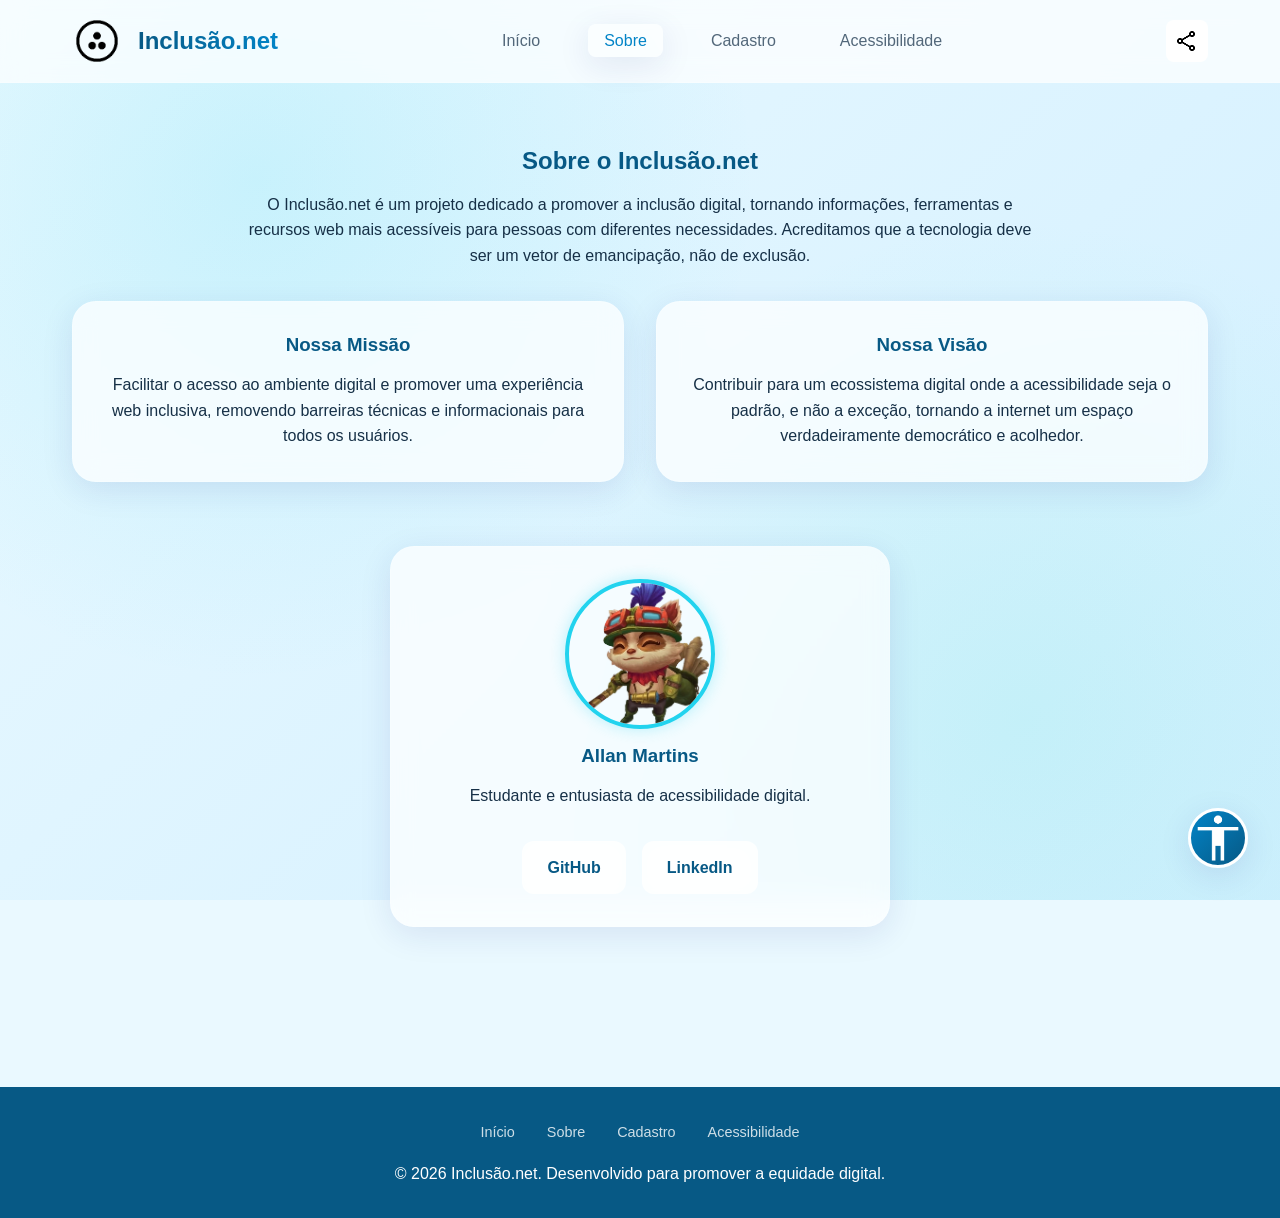
<file: about.html>
<!DOCTYPE html>
<html lang="pt-BR">
<head>
  <meta charset="UTF-8">
  <meta name="viewport" content="width=device-width, initial-scale=1.0">
  <title>Inclusão.net - Sobre</title>
  <link rel="stylesheet" href="style.css">
  <link rel="icon"  type="image/x-icon" href="images/fgsfds-icon.ico">
</head>
<body>
  <a href="#main-content" class="skip-link">Pular para o conteúdo principal</a>

  <header class="site-header">
    <div class="container header-container">
      <div class="logo-title">
        <img src="images/nlogo128.png" alt="Inclusão.net logo" class="logo">
        <h1><a href="index.html">Inclusão.net</a></h1>
      </div>
      <nav class="main-nav" aria-label="Navegação Principal">
        <ul>
          <li><a href="index.html">Início</a></li>
          <li><a href="about.html" class="active" aria-current="page">Sobre</a></li>
          <li><a href="register.html">Cadastro</a></li>
          <li><a href="accessibility.html">Acessibilidade</a></li>
        </ul>
      </nav>
      <div class="header-accessibility">
        <button id="share-page" class="btn-acc" aria-label="Compartilhar esta página" title="Compartilhar página"><img src="images/share24.png"></button>
      </div>
    </div>
  </header>

  <!-- Painel de Acessibilidade -->
  <button id="acc-panel-trigger" class="acc-panel-trigger" aria-label="Abrir Painel de Acessibilidade" title="Configurações de Acessibilidade"><img src="images/aces284.png"></button>
  <div id="acc-panel" class="acc-panel" role="dialog" aria-labelledby="acc-panel-title" aria-modal="true">
    <div class="acc-panel-header">
      <h2 id="acc-panel-title">Acessibilidade</h2>
      <button id="close-acc-panel" class="btn-acc" aria-label="Fechar Painel">✕</button>
    </div>

    <div class="acc-panel-section">
      <h3>Tamanho do Texto</h3>
      <div class="acc-control-group">
        <button class="acc-btn btn-font-dec" aria-label="Diminuir texto">A-</button>
        <button class="acc-btn btn-font-reset" aria-label="Restaurar texto">Sair</button>
        <button class="acc-btn btn-font-inc" aria-label="Aumentar texto">A+</button>
      </div>
    </div>

    <div class="acc-panel-section">
      <h3>Cores e Temas</h3>
      <div class="acc-control-group" style="flex-direction: column;">
        <button class="acc-btn btn-theme-toggle" aria-label="Alternar Tema Claro/Escuro">🌓 Alternar Tema</button>
        <button class="acc-btn btn-contrast-toggle" aria-label="Alternar Alto Contraste">👁️ Alto Contraste</button>
      </div>
    </div>

    <div class="acc-panel-section">
      <h3>Leitura e Visão</h3>
      <div class="acc-control-group" style="flex-direction: column;">
        <button class="acc-btn btn-readable-toggle" aria-label="Alternar Fonte Legível">📖 Fonte Legível</button>
        <button class="acc-btn btn-spacing-toggle" aria-label="Alternar Espaçamento Amplo">↔️ Espaçamento Amplo</button>
      </div>
    </div>

    <div class="acc-panel-section">
      <h3>Movimento</h3>
      <div class="acc-control-group">
        <button class="acc-btn btn-motion-toggle" aria-label="Reduzir animações">🚫 Reduzir Movimento</button>
      </div>
    </div>
  </div>

  <main id="main-content" class="container">
    <section class="about-section">
      <h2>Sobre o Inclusão.net</h2>
      <p style="max-width: 800px; margin: 0 auto var(--space-md);">
        O Inclusão.net é um projeto dedicado a promover a inclusão digital, tornando informações, ferramentas e recursos web mais acessíveis para pessoas com diferentes necessidades. Acreditamos que a tecnologia deve ser um vetor de emancipação, não de exclusão.
      </p>

      <div class="about-grid" style="display: grid; grid-template-columns: repeat(auto-fit, minmax(300px, 1fr)); gap: var(--space-md); margin-bottom: var(--space-lg);">
        <div class="glass-card">
          <h3>Nossa Missão</h3>
          <p>Facilitar o acesso ao ambiente digital e promover uma experiência web inclusiva, removendo barreiras técnicas e informacionais para todos os usuários.</p>
        </div>
        <div class="glass-card">
          <h3>Nossa Visão</h3>
          <p>Contribuir para um ecossistema digital onde a acessibilidade seja o padrão, e não a exceção, tornando a internet um espaço verdadeiramente democrático e acolhedor.</p>
        </div>
      </div>

      <div class="profile-card glass-card">
        <img src="images/Teemo_League_of_Legends.webp.png" alt="Foto de perfil de Allan Martins" class="profile-photo">
        <h3>Allan Martins</h3>
        <p>Estudante e entusiasta de acessibilidade digital.</p>
        <div class="social-links">
          <a href="https://github.com/AllanMartinz" target="_blank" rel="noopener" class="btn btn-secondary">GitHub</a>
          <a href="https://www.linkedin.com/in/allan-martins-castilho-ferreira-9970922b4/" target="_blank" rel="noopener" class="btn btn-secondary">LinkedIn</a>
        </div>
      </div>
    </section>
  </main>

  <footer class="site-footer">
    <div class="container">
      <nav class="footer-nav" aria-label="Navegação do Rodapé">
        <ul>
          <li><a href="index.html">Início</a></li>
          <li><a href="about.html">Sobre</a></li>
          <li><a href="register.html">Cadastro</a></li>
          <li><a href="accessibility.html">Acessibilidade</a></li>
        </ul>
      </nav>
      <p>&copy; 2026 Inclusão.net. Desenvolvido para promover a equidade digital.</p>
    </div>
  </footer>

  <script src="scripts.js" defer></script>
</body>
</html>
</file>
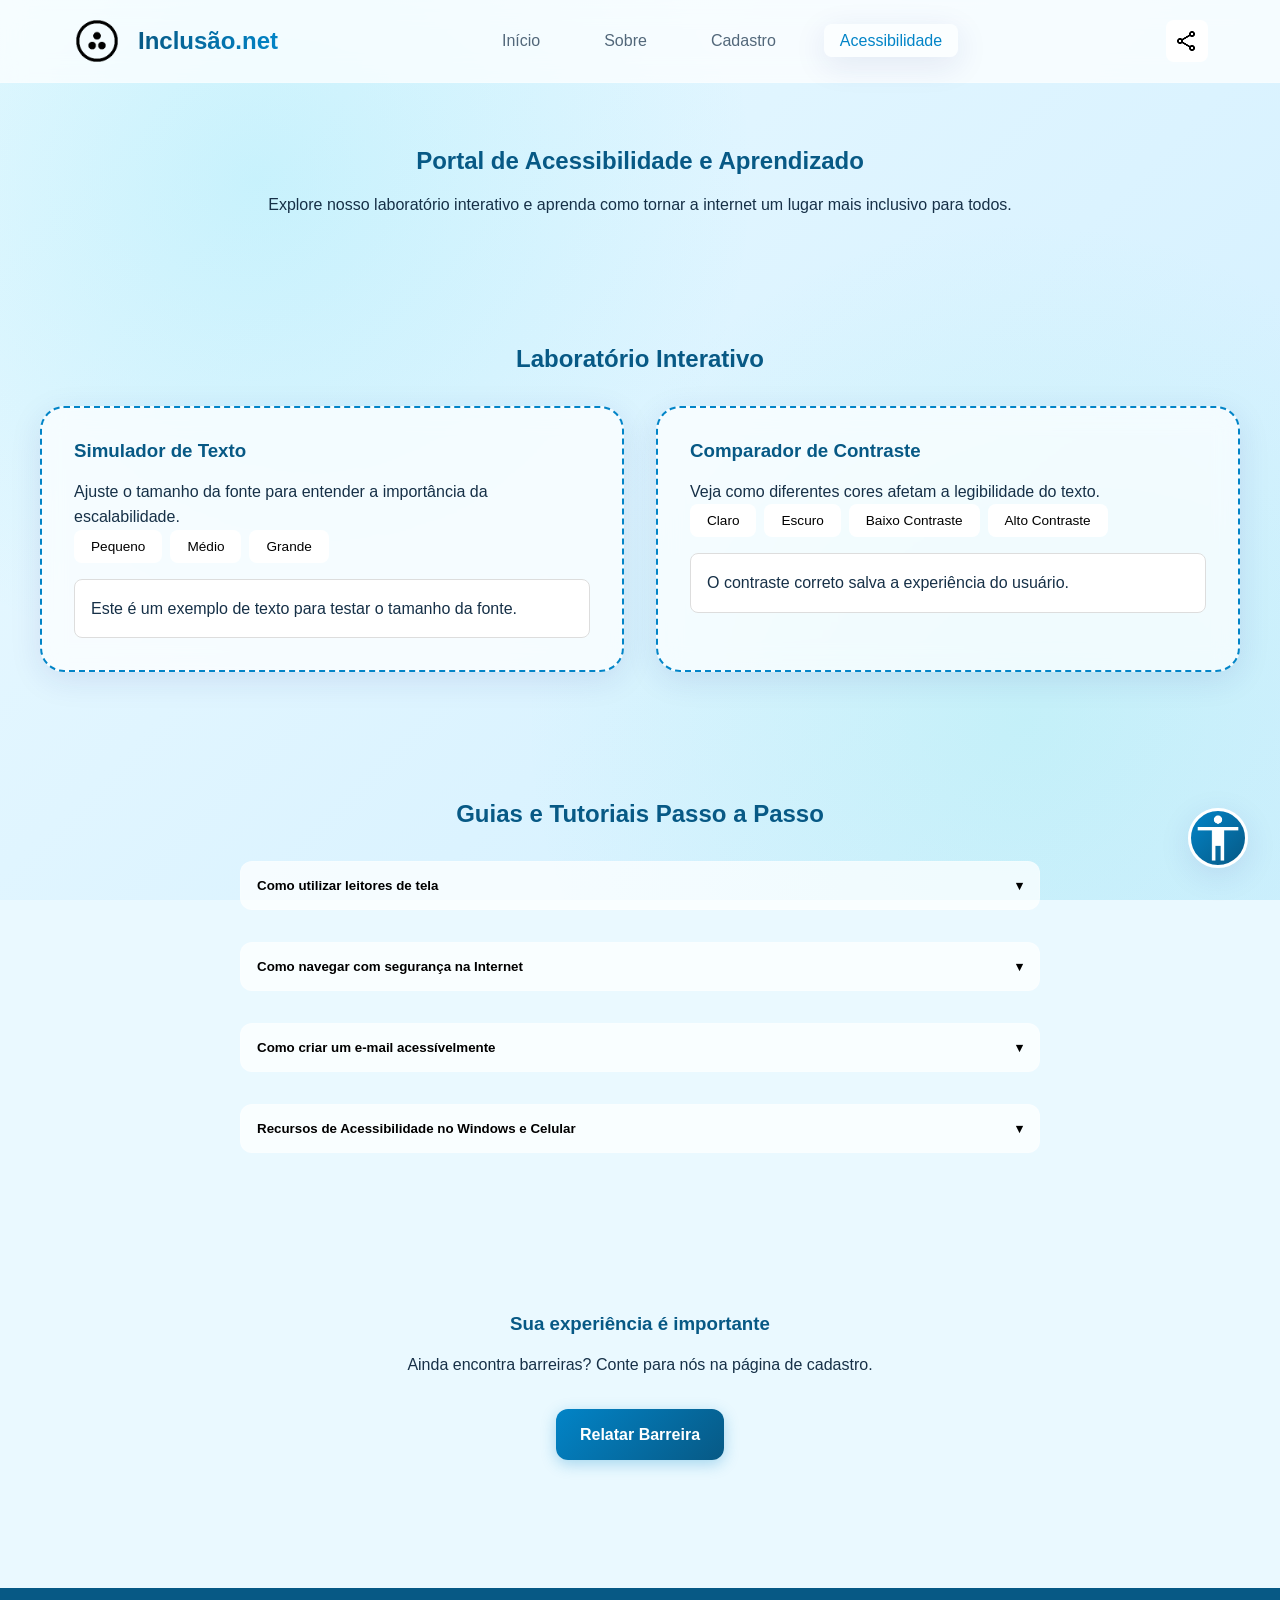
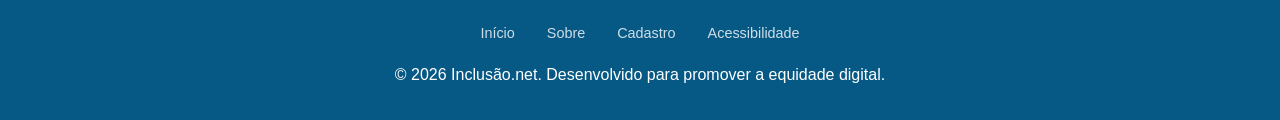
<file: accessibility.html>
<!DOCTYPE html>
<html lang="pt-BR">
<head>
  <meta charset="UTF-8">
  <meta name="viewport" content="width=device-width, initial-scale=1.0">
  <title>Inclusão.net - Acessibilidade</title>
  <link rel="stylesheet" href="style.css">
  <link rel="icon"  type="image/x-icon" href="images/fgsfds-icon.ico">
</head>
<body>
  <a href="#main-content" class="skip-link">Pular para o conteúdo principal</a>

  <header class="site-header">
    <div class="container header-container">
      <div class="logo-title">
        <img src="images/nlogo128.png" alt="Inclusão.net logo" class="logo">
        <h1><a href="index.html">Inclusão.net</a></h1>
      </div>
      <nav class="main-nav" aria-label="Navegação Principal">
        <ul>
          <li><a href="index.html">Início</a></li>
          <li><a href="about.html">Sobre</a></li>
          <li><a href="register.html">Cadastro</a></li>
          <li><a href="accessibility.html" class="active" aria-current="page">Acessibilidade</a></li>
        </ul>
      </nav>
      <div class="header-accessibility">
        <button id="share-page" class="btn-acc" aria-label="Compartilhar esta página" title="Compartilhar página"><img src="images/share24.png"></button>
      </div>
    </div>
  </header>

  <!-- Painel de Acessibilidade -->
  <button id="acc-panel-trigger" class="acc-panel-trigger" aria-label="Abrir Painel de Acessibilidade" title="Configurações de Acessibilidade"><img src="images/aces284.png"></button>
  <div id="acc-panel" class="acc-panel" role="dialog" aria-labelledby="acc-panel-title" aria-modal="true">
    <div class="acc-panel-header">
      <h2 id="acc-panel-title">Acessibilidade</h2>
      <button id="close-acc-panel" class="btn-acc" aria-label="Fechar Painel">✕</button>
    </div>

    <div class="acc-panel-section">
      <h3>Tamanho do Texto</h3>
      <div class="acc-control-group">
        <button class="acc-btn btn-font-dec" aria-label="Diminuir texto">A-</button>
        <button class="acc-btn btn-font-reset" aria-label="Restaurar texto">Sair</button>
        <button class="acc-btn btn-font-inc" aria-label="Aumentar texto">A+</button>
      </div>
    </div>

    <div class="acc-panel-section">
      <h3>Cores e Temas</h3>
      <div class="acc-control-group" style="flex-direction: column;">
        <button class="acc-btn btn-theme-toggle" aria-label="Alternar Tema Claro/Escuro">🌓 Alternar Tema</button>
        <button class="acc-btn btn-contrast-toggle" aria-label="Alternar Alto Contraste">👁️ Alto Contraste</button>
      </div>
    </div>

    <div class="acc-panel-section">
      <h3>Leitura e Visão</h3>
      <div class="acc-control-group" style="flex-direction: column;">
        <button class="acc-btn btn-readable-toggle" aria-label="Alternar Fonte Legível">📖 Fonte Legível</button>
        <button class="acc-btn btn-spacing-toggle" aria-label="Alternar Espaçamento Amplo">↔️ Espaçamento Amplo</button>
      </div>
    </div>

    <div class="acc-panel-section">
      <h3>Movimento</h3>
      <div class="acc-control-group">
        <button class="acc-btn btn-motion-toggle" aria-label="Reduzir animações">🚫 Reduzir Movimento</button>
      </div>
    </div>

    <div class="acc-panel-section">
      <h3>Sistema</h3>
      <div class="acc-control-group" style="flex-direction: column;">
        <button class="acc-btn btn-lang-toggle" aria-label="Alternar Idioma">🌐 Idioma (PT/EN)</button>
        <button class="acc-btn btn-reset-defaults" aria-label="Restaurar padrões de fábrica">🔄 Restaurar Padrões</button>
      </div>
    </div>
  </div>

  <main id="main-content" class="container" style="padding: var(--space-lg) 0;">
    <section style="text-align: center; margin-bottom: var(--space-lg);">
      <h2>Portal de Acessibilidade e Aprendizado</h2>
      <p style="max-width: 800px; margin: 0 auto var(--space-md);">
        Explore nosso laboratório interativo e aprenda como tornar a internet um lugar mais inclusivo para todos.
      </p>
    </section>

    <!-- Módulo 3: Laboratório de Acessibilidade -->
    <section class="module-section" aria-labelledby="lab-title">
      <h2 id="lab-title" class="module-title">Laboratório Interativo</h2>
      <div class="lab-grid">
        <div class="glass-card lab-card">
          <h3>Simulador de Texto</h3>
          <p>Ajuste o tamanho da fonte para entender a importância da escalabilidade.</p>
          <div class="lab-controls">
            <button class="acc-btn lab-font-btn" data-size="12px">Pequeno</button>
            <button class="acc-btn lab-font-btn" data-size="16px">Médio</button>
            <button class="acc-btn lab-font-btn" data-size="24px">Grande</button>
          </div>
          <div class="lab-demo-box">Este é um exemplo de texto para testar o tamanho da fonte.</div>
        </div>
        <div class="glass-card lab-card">
          <h3>Comparador de Contraste</h3>
          <p>Veja como diferentes cores afetam a legibilidade do texto.</p>
          <div class="lab-controls">
            <button class="acc-btn lab-contrast-btn" data-color="#FFFFFF" data-text="#000000">Claro</button>
            <button class="acc-btn lab-contrast-btn" data-color="#000000" data-text="#FFFFFF">Escuro</button>
            <button class="acc-btn lab-contrast-btn" data-color="#f0f0f0" data-text="#777777">Baixo Contraste</button>
            <button class="acc-btn lab-contrast-btn" data-color="#00008B" data-text="#FFFF00" >Alto Contraste</button>
          </div>
          <div class="lab-demo-box">O contraste correto salva a experiência do usuário.</div>
        </div>
      </div>
    </section>

    <!-- Módulo 2: Guias e Tutoriais -->
    <section class="module-section" aria-labelledby="tutorials-title">
      <h2 id="tutorials-title" class="module-title">Guias e Tutoriais Passo a Passo</h2>
      <div class="tutorial-container">
        <div class="tutorial-item">
          <button class="tutorial-header" aria-expanded="false">
            <span>Como utilizar leitores de tela</span>
            <span>▾</span>
          </button>
          <div class="tutorial-content">
            <p>Leitores de tela são softwares que convertem o texto da tela em voz ou braille. Para começar:</p>
            <ol style="margin-left: var(--space-sm);">
              <li>Ative o NVDA (Windows) ou VoiceOver (Mac/iOS).</li>
              <li>Use a tecla <strong>Tab</strong> para navegar entre links.</li>
              <li>Ouça as descrições das imagens (Alt Text) para entender o conteúdo visual.</li>
            </ol>
          </div>
        </div>
        <div class="tutorial-item">
          <button class="tutorial-header" aria-expanded="false">
            <span>Como navegar com segurança na Internet</span>
            <span>▾</span>
          </button>
          <div class="tutorial-content">
            <p>A segurança digital é fundamental para a inclusão:</p>
            <ul>
              <li>Verifique se o site possui o cadeado (HTTPS) na barra de endereço.</li>
              <li>Nunca compartilhe senhas por e-mail ou redes sociais.</li>
              <li>Desconfie de promoções exageradas e links suspeitos.</li>
            </ul>
          </div>
        </div>
        <div class="tutorial-item">
          <button class="tutorial-header" aria-expanded="false">
            <span>Como criar um e-mail acessívelmente</span>
            <span>▾</span>
          </button>
          <div class="tutorial-content">
            <p>O e-mail é a porta de entrada para a vida digital:</p>
            <ol>
              <li>Escolha um provedor confiável (como Gmail ou Outlook).</li>
              <li>Siga as instruções de cadastro usando a navegação por teclado.</li>
              <li>Configure a recuperação de conta para não perder o acesso.</li>
            </ol>
          </div>
        </div>
        <div class="tutorial-item">
          <button class="tutorial-header" aria-expanded="false">
            <span>Recursos de Acessibilidade no Windows e Celular</span>
            <span>▾</span>
          </button>
          <div class="tutorial-content">
            <p>Seu dispositivo já possui ferramentas integradas:</p>
            <ul>
              <li><strong>Windows:</strong> Tecla <code>Win + +</code> para a Lupa.</li>
              <li><strong>iOS:</strong> Ajustes > Acessibilidade > Texto Maior.</li>
              <li><strong>Android:</strong> Configurações > Acessibilidade > Selecionar para ouvir.</li>
            </ul>
          </div>
        </div>
      </div>
    </section>

    <section style="margin-top: var(--space-lg); text-align: center;" class="demo-controls">
      <h3>Sua experiência é importante</h3>
      <p style="margin-bottom: var(--space-md);">Ainda encontra barreiras? Conte para nós na página de cadastro.</p>
      <a href="register.html" class="btn btn-primary">Relatar Barreira</a>
    </section>
  </main>

  <footer class="site-footer">
    <div class="container">
      <nav class="footer-nav" aria-label="Navegação do Rodapé">
        <ul>
          <li><a href="index.html">Início</a></li>
          <li><a href="about.html">Sobre</a></li>
          <li><a href="register.html">Cadastro</a></li>
          <li><a href="accessibility.html">Acessibilidade</a></li>
        </ul>
      </nav>
      <p>&copy; 2026 Inclusão.net. Desenvolvido para promover a equidade digital.</p>
    </div>
  </footer>

  <script src="scripts.js" defer></script>
</body>
</html>
</file>
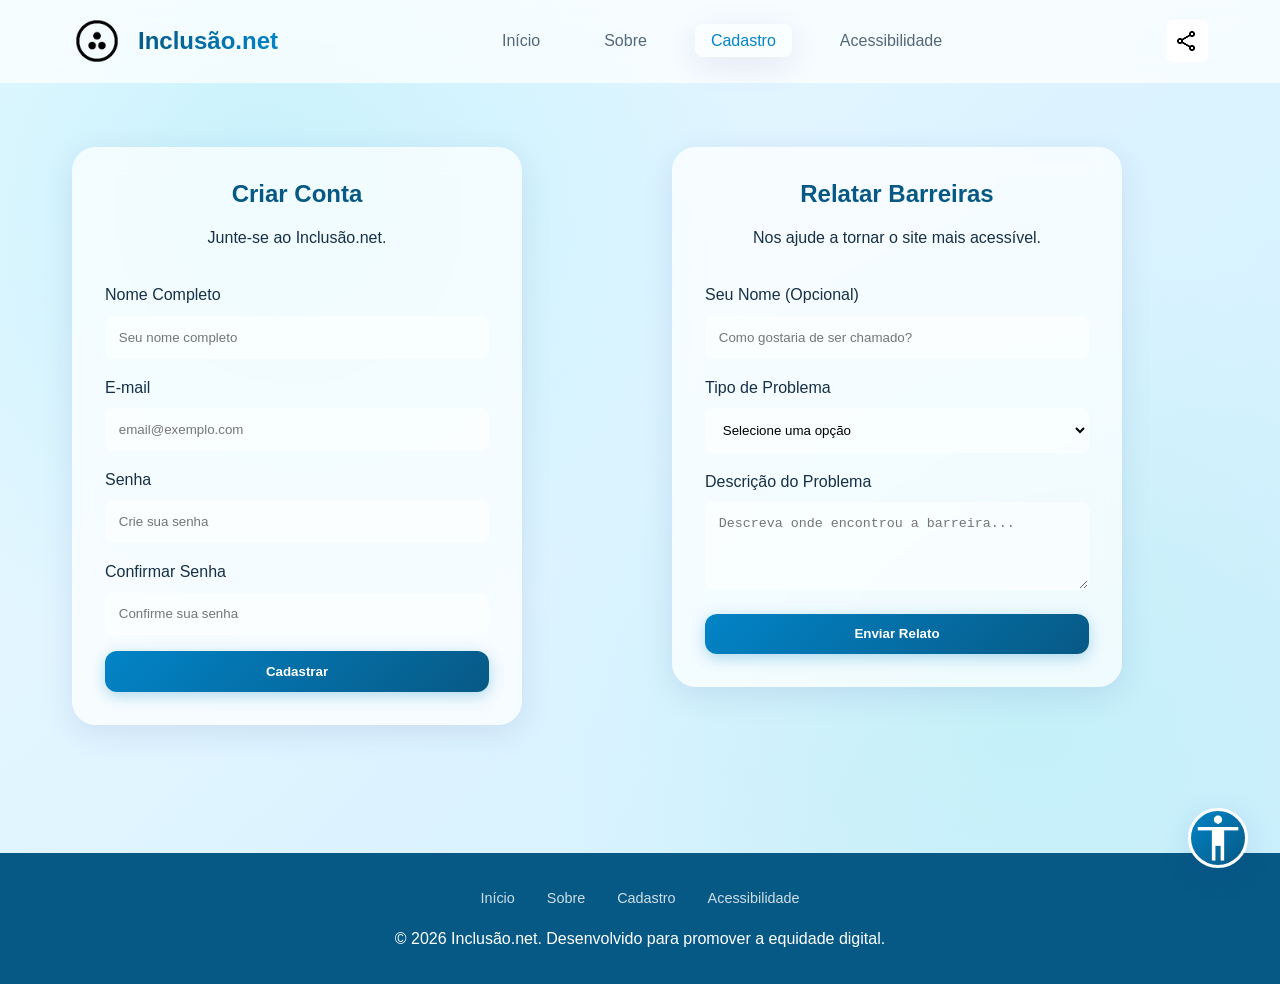
<file: register.html>
<!DOCTYPE html>
<html lang="pt-BR">
<head>
  <meta charset="UTF-8">
  <meta name="viewport" content="width=device-width, initial-scale=1.0">
  <title>Inclusão.net - Feedback e Cadastro</title>
  <link rel="stylesheet" href="style.css">
  <link rel="icon"  type="image/x-icon" href="images/fgsfds-icon.ico">
</head>
<body>
  <a href="#main-content" class="skip-link">Pular para o conteúdo principal</a>

  <header class="site-header">
    <div class="container header-container">
      <div class="logo-title">
        <img src="images/nlogo128.png" alt="Inclusão.net logo" class="logo">
        <h1><a href="index.html">Inclusão.net</a></h1>
      </div>
      <nav class="main-nav" aria-label="Navegação Principal">
        <ul>
          <li><a href="index.html">Início</a></li>
          <li><a href="about.html">Sobre</a></li>
          <li><a href="register.html" class="active" aria-current="page">Cadastro</a></li>
          <li><a href="accessibility.html">Acessibilidade</a></li>
        </ul>
      </nav>
      <div class="header-accessibility">
        <button id="share-page" class="btn-acc" aria-label="Compartilhar esta página" title="Compartilhar página"><img src="images/share24.png"></button>
      </div>
    </div>
  </header>

  <!-- Painel de Acessibilidade -->
  <button id="acc-panel-trigger" class="acc-panel-trigger" aria-label="Abrir Painel de Acessibilidade" title="Configurações de Acessibilidade"><img src="images/aces284.png"></button>
  <div id="acc-panel" class="acc-panel" role="dialog" aria-labelledby="acc-panel-title" aria-modal="true">
    <div class="acc-panel-header">
      <h2 id="acc-panel-title">Acessibilidade</h2>
      <button id="close-acc-panel" class="btn-acc" aria-label="Fechar Painel">✕</button>
    </div>

    <div class="acc-panel-section">
      <h3>Tamanho do Texto</h3>
      <div class="acc-control-group">
        <button class="acc-btn btn-font-dec" aria-label="Diminuir texto">A-</button>
        <button class="acc-btn btn-font-reset" aria-label="Restaurar texto">Sair</button>
        <button class="acc-btn btn-font-inc" aria-label="Aumentar texto">A+</button>
      </div>
    </div>

    <div class="acc-panel-section">
      <h3>Cores e Temas</h3>
      <div class="acc-control-group" style="flex-direction: column;">
        <button class="acc-btn btn-theme-toggle" aria-label="Alternar Tema Claro/Escuro">🌓 Alternar Tema</button>
        <button class="acc-btn btn-contrast-toggle" aria-label="Alternar Alto Contraste">👁️ Alto Contraste</button>
      </div>
    </div>

    <div class="acc-panel-section">
      <h3>Leitura e Visão</h3>
      <div class="acc-control-group" style="flex-direction: column;">
        <button class="acc-btn btn-readable-toggle" aria-label="Alternar Fonte Legível">📖 Fonte Legível</button>
        <button class="acc-btn btn-spacing-toggle" aria-label="Alternar Espaçamento Amplo">↔️ Espaçamento Amplo</button>
      </div>
    </div>

    <div class="acc-panel-section">
      <h3>Movimento</h3>
      <div class="acc-control-group">
        <button class="acc-btn btn-motion-toggle" aria-label="Reduzir animações">🚫 Reduzir Movimento</button>
      </div>
    </div>

    <div class="acc-panel-section">
      <h3>Sistema</h3>
      <div class="acc-control-group" style="flex-direction: column;">
        <button class="acc-btn btn-lang-toggle" aria-label="Alternar Idioma">🌐 Idioma (PT/EN)</button>
        <button class="acc-btn btn-reset-defaults" aria-label="Restaurar padrões de fábrica">🔄 Restaurar Padrões</button>
      </div>
    </div>
  </div>

  <main id="main-content" class="container">
    <div style="display: grid; grid-template-columns: repeat(auto-fit, minmax(300px, 1fr)); gap: var(--space-lg); padding: var(--space-lg) 0;">

      <!-- Módulo de Cadastro -->
      <section class="register-page-form" style="text-align: center;">
        <div class="form-card glass-card">
          <h2 id="reg-title">Criar Conta</h2>
          <p style="margin-bottom: var(--space-md);">Junte-se ao Inclusão.net.</p>
          <form id="registration-form" novalidate>
            <div class="form-group">
              <label for="full-name">Nome Completo</label>
              <input type="text" id="full-name" name="fullName" required placeholder="Seu nome completo">
              <span class="error-msg" id="error-full-name" aria-live="polite">Nome é obrigatório.</span>
            </div>
            <div class="form-group">
              <label for="email">E-mail</label>
              <input type="email" id="email" name="email" required placeholder="email@exemplo.com">
              <span class="error-msg" id="error-email" aria-live="polite">E-mail inválido.</span>
            </div>
            <div class="form-group">
              <label for="password">Senha</label>
              <input type="password" id="password" name="password" required placeholder="Crie sua senha">
              <span class="error-msg" id="error-password" aria-live="polite">Senha obrigatória.</span>
            </div>
            <div class="form-group">
              <label for="password-confirm">Confirmar Senha</label>
              <input type="password" id="password-confirm" name="passwordConfirm" required placeholder="Confirme sua senha">
              <span class="error-msg" id="error-password-confirm" aria-live="polite">As senhas não coincidem.</span>
            </div>
            <button type="submit" class="btn btn-primary" style="width: 100%;">Cadastrar</button>
          </form>
        </div>
      </section>

      <!-- Módulo 6: Sugestões e Relatos de Barreiras -->
      <section class="feedback-page-form" style="text-align: center;">
        <div class="form-card glass-card">
          <h2 id="feedback-title">Relatar Barreiras</h2>
          <p style="margin-bottom: var(--space-md);">Nos ajude a tornar o site mais acessível.</p>
          <form id="feedback-form" novalidate>
            <div class="form-group">
              <label for="fb-name">Seu Nome (Opcional)</label>
              <input type="text" id="fb-name" name="userName" placeholder="Como gostaria de ser chamado?">
            </div>
            <div class="form-group">
              <label for="fb-type">Tipo de Problema</label>
              <select id="fb-type" name="type" required style="width: 100%; padding: 0.8rem; border-radius: var(--radius-sm); border: var(--glass-border); background: rgba(255,255,255,0.5);">
                <option value="">Selecione uma opção</option>
                <option value="bug">Erro Técnico / Bug</option>
                <option value="contrast">Dificuldade de leitura/contraste</option>
                <option value="navigation">Problema de navegação</option>
                <option value="suggestion">Sugestão de novo recurso</option>
                <option value="tutorial">Pedido de novo tutorial</option>
              </select>
              <span class="error-msg" id="error-fb-type" aria-live="polite">Selecione o tipo de relato.</span>
            </div>
            <div class="form-group">
              <label for="fb-message">Descrição do Problema</label>
              <textarea id="fb-message" name="message" required rows="4" style="width: 100%; padding: 0.8rem; border-radius: var(--radius-sm); border: var(--glass-border); background: rgba(255,255,255,0.5);" placeholder="Descreva onde encontrou a barreira..."></textarea>
              <span class="error-msg" id="error-fb-message" aria-live="polite">A descrição é obrigatória.</span>
            </div>
            <button type="submit" class="btn btn-primary" style="width: 100%;">Enviar Relato</button>
          </form>
        </div>
      </section>
    </div>
  </main>

  <footer class="site-footer">
    <div class="container">
      <nav class="footer-nav" aria-label="Navegação do Rodapé">
        <ul>
          <li><a href="index.html">Início</a></li>
          <li><a href="about.html">Sobre</a></li>
          <li><a href="register.html">Cadastro</a></li>
          <li><a href="accessibility.html">Acessibilidade</a></li>
        </ul>
      </nav>
      <p>&copy; 2026 Inclusão.net. Desenvolvido para promover a equidade digital.</p>
    </div>
  </footer>

  <script src="scripts.js" defer></script>
</body>
</html>
</file>
<file: style.css>
:root {
  /* Paleta de Cores - Modern Frutiger Aero */
  --color-deep-blue: #075985;
  --color-ocean-blue: #0284C7;
  --color-cyan: #22D3EE;
  --color-aqua: #5EEAD4;
  --color-bg-light: #EAF9FF;
  --color-bg-dark: #0f172a;
  --color-white-trans: rgba(255, 255, 255, 0.72);
  --color-white-trans-dark: rgba(15, 23, 42, 0.8);
  --color-text-main: #163047;
  --color-text-main-dark: #f1f5f9;
  --color-text-sec: #52677A;
  --color-text-sec-dark: #94a3b8;
  --color-white: #FFFFFF;
  --color-dark-accent: #38bdf8;


  /* Sombras e Efeitos */
  --shadow-soft: 0 8px 32px 0 rgba(31, 38, 135, 0.1);
  --shadow-glow: 0 0 15px rgba(34, 211, 238, 0.3);
  --glass-border: 1px solid rgba(255, 255, 255, 0.18);
  --glass-blur: blur(12px);
  --radius-lg: 24px;
  --radius-md: 12px;
  --radius-sm: 8px;

  /* Espaçamentos */
  --space-xs: 0.5rem;
  --space-sm: 1rem;
  --space-md: 2rem;
  --space-lg: 4rem;

  /* Tipografia */
  --font-main: 'Segoe UI', Roboto, Helvetica, Arial, sans-serif;
  --font-size-base: 16px;
  --transition-fluid: all 0.3s cubic-bezier(0.4, 0, 0.2, 1);
}

/* --- 2. Reset e Estilos Globais --- */
* {
  margin: 0;
  padding: 0;
  box-sizing: border-box;
}

body {
  font-family: var(--font-main);
  background-color: var(--color-bg-light);
  color: var(--color-text-main);
  line-height: 1.6;
  overflow-x: hidden;
  transition: background-color 0.3s ease;
}

h1, h2, h3, h4 {
  color: var(--color-deep-blue);
  line-height: 1.2;
  margin-bottom: var(--space-sm);
}

a {
  text-decoration: none;
  color: inherit;
  transition: var(--transition-fluid);
}

ul {
  list-style: none;
}

img {
  max-width: 100%;
  height: auto;
  display: block;
}

.container {
  max-width: 1200px;
  margin: 0 auto;
  padding: 0 var(--space-md);
}

/* --- 3. Fundo e Elementos Decorativos --- */
body::before {
  content: "";
  position: fixed;
  top: 0;
  left: 0;
  width: 100%;
  height: 100%;
  z-index: -1;
  background:
    radial-gradient(circle at 20% 20%, rgba(34, 211, 238, 0.15) 0%, transparent 40%),
    radial-gradient(circle at 80% 80%, rgba(94, 234, 212, 0.15) 0%, transparent 40%),
    linear-gradient(135deg, var(--color-bg-light) 0%, #d1efff 100%);
}

/* --- 4. Cabeçalho e Navegação --- */
.site-header {
  position: sticky;
  top: 0;
  z-index: 1000;
  background: var(--color-white-trans);
  backdrop-filter: var(--glass-blur);
  -webkit-backdrop-filter: var(--glass-blur);
  border-bottom: var(--glass-border);
  padding: var(--space-sm) 0;
  transition: var(--transition-fluid);
}

.header-container {
  display: flex;
  align-items: center;
  justify-content: space-between;
  gap: var(--space-md);
}

.logo-title {
  display: flex;
  align-items: center;
  gap: var(--space-sm);
}

.logo {
  height: 50px;
  width: auto;
}

.logo-title h1 {
  font-size: 1.5rem;
  margin-bottom: 0;
  background: linear-gradient(to right, var(--color-deep-blue), var(--color-ocean-blue));
  -webkit-background-clip: text;
  -webkit-text-fill-color: transparent;
}

.main-nav ul {
  display: flex;
  gap: var(--space-md);
}

.main-nav a {
  font-weight: 500;
  color: var(--color-text-sec);
  padding: 0.5rem 1rem;
  border-radius: var(--radius-sm);
}

.main-nav a:hover, .main-nav a.active {
  color: var(--color-ocean-blue);
  background: rgba(255, 255, 255, 0.5);
  box-shadow: var(--shadow-soft);
}

.header-accessibility {
  display: flex;
  gap: var(--space-xs);
}

.btn-acc {
  background: var(--color-white);
  border: var(--glass-border);
  padding: 0.5rem;
  border-radius: var(--radius-sm);
  cursor: pointer;
  font-weight: bold;
  transition: var(--transition-fluid);
  min-width: 40px;
}

.btn-acc:hover {
  background: var(--color-cyan);
  color: var(--color-white);
}

/* --- 5. Botões e Links --- */
.btn {
  display: inline-block;
  padding: 0.8rem 1.5rem;
  border-radius: var(--radius-md);
  font-weight: 600;
  cursor: pointer;
  transition: var(--transition-fluid);
  border: none;
  text-align: center;
}

.btn-primary {
  background: linear-gradient(135deg, var(--color-ocean-blue), var(--color-deep-blue));
  color: var(--color-white);
  box-shadow: 0 4px 15px rgba(2, 132, 199, 0.3);
}

.btn-primary:hover {
  transform: translateY(-2px);
  box-shadow: 0 6px 20px rgba(2, 132, 199, 0.4);
  filter: brightness(1.1);
}

.btn-secondary {
  background: var(--color-white-trans);
  color: var(--color-deep-blue);
  backdrop-filter: var(--glass-blur);
  border: var(--glass-border);
}

.btn-secondary:hover {
  background: var(--color-white);
  transform: translateY(-2px);
}

/* --- 6. Componentes de Cards (Glassmorphism) --- */
.glass-card {
  background: var(--color-white-trans);
  backdrop-filter: var(--glass-blur);
  -webkit-backdrop-filter: var(--glass-blur);
  border: var(--glass-border);
  border-radius: var(--radius-lg);
  padding: var(--space-md);
  box-shadow: var(--shadow-soft);
  transition: var(--transition-fluid);
}

.glass-card:hover {
  transform: translateY(-5px);
  box-shadow: 0 12px 40px rgba(0, 0, 0, 0.08);
  background: rgba(255, 255, 255, 0.85);
}

/* --- 7. Página Inicial (main.html) --- */
.hero {
  display: flex;
  align-items: center;
  justify-content: space-between;
  gap: var(--space-lg);
  padding: var(--space-lg) 0;
}

.hero-content {
  flex: 1;
}

.hero-content h2 {
  font-size: 3rem;
  margin-bottom: var(--space-sm);
}

.hero-content p {
  font-size: 1.2rem;
  color: var(--color-text-sec);
  margin-bottom: var(--space-md);
}

.hero-btns {
  display: flex;
  gap: var(--space-sm);
}

.hero-image {
  flex: 1;
  position: relative;
}

.hero-image img {
  border-radius: var(--radius-lg);
  box-shadow: var(--shadow-soft);
  animation: float 6s ease-in-out infinite;
}

@keyframes float {
  0%, 100% { transform: translateY(0); }
  50% { transform: translateY(-20px); }
}

.features-grid {
  display: grid;
  grid-template-columns: repeat(auto-fit, minmax(250px, 1fr));
  gap: var(--space-md);
  padding: var(--space-md) 0;
}

/* --- 8. Página Sobre (about.html) --- */
.about-section {
  padding: var(--space-lg) 0;
  text-align: center;
}

.profile-card {
  max-width: 500px;
  margin: var(--space-md) auto;
  text-align: center;
}

.profile-photo {
  width: 150px;
  height: 150px;
  border-radius: 50%;
  object-fit: cover;
  margin: 0 auto var(--space-sm);
  border: 4px solid var(--color-cyan);
  box-shadow: var(--shadow-glow);
}

.social-links {
  display: flex;
  justify-content: center;
  gap: var(--space-sm);
  margin-top: var(--space-md);
}

/* --- 9. Página de Cadastro (register.html) --- */
.register-container {
  display: flex;
  justify-content: center;
  align-items: center;
  min-height: calc(100vh - 200px);
  padding: var(--space-md) 0;
}

.form-card {
  width: 100%;
  max-width: 450px;
}

.form-group {
  margin-bottom: var(--space-sm);
  text-align: left;
}

.form-group label {
  display: block;
  margin-bottom: var(--space-xs);
  font-weight: 500;
}

.form-group input {
  width: 100%;
  padding: 0.8rem;
  border-radius: var(--radius-sm);
  border: var(--glass-border);
  background: rgba(255, 255, 255, 0.5);
  transition: var(--transition-fluid);
}

.form-group input:focus {
  outline: none;
  border-color: var(--color-ocean-blue);
  background: var(--color-white);
  box-shadow: 0 0 0 3px rgba(2, 132, 199, 0.2);
}

.error-msg {
  color: #dc2626;
  font-size: 0.85rem;
  margin-top: var(--space-xs);
  display: none;
}

/* --- 10. Página de Acessibilidade (accessibility.html) --- */
.acc-grid {
  display: grid;
  grid-template-columns: repeat(auto-fit, minmax(300px, 1fr));
  gap: var(--space-md);
  padding: var(--space-md) 0;
}

.acc-table {
  width: 100%;
  border-collapse: collapse;
  margin: var(--space-md) 0;
  background: var(--color-white-trans);
  border-radius: var(--radius-md);
  overflow: hidden;
}

.acc-table th, .acc-table td {
  padding: 1rem;
  text-align: left;
  border-bottom: var(--glass-border);
}

.acc-table th {
  background: var(--color-ocean-blue);
  color: var(--color-white);
}

/* --- 11. Rodapé --- */
.site-footer {
  background: var(--color-deep-blue);
  color: var(--color-white);
  padding: var(--space-md) 0;
  text-align: center;
  margin-top: var(--space-lg);
}

.footer-nav ul {
  display: flex;
  justify-content: center;
  gap: var(--space-md);
  margin-bottom: var(--space-sm);
  flex-wrap: wrap;
}

.footer-nav a {
  font-size: 0.9rem;
  opacity: 0.8;
}

.footer-nav a:hover {
  opacity: 1;
  text-decoration: underline;
}

/* --- 12. Estados de Foco e Interação --- */
:focus-visible {
  outline: 3px solid var(--color-cyan);
  outline-offset: 2px;
}

/* --- 13. Responsividade --- */
@media (max-width: 768px) {
  .header-container {
    flex-direction: column;
    text-align: center;
  }

  .main-nav ul {
    gap: var(--space-xs);
    font-size: 0.9rem;
  }

  .hero {
    flex-direction: column;
    text-align: center;
    padding: var(--space-md) 0;
  }

  .hero-btns {
    justify-content: center;
  }

  .hero-content h2 {
    font-size: 2rem;
  }

  .hero-image {
    order: -1;
  }
}

/* --- 14. Modo de Alto Contraste --- */
body.high-contrast {
  --color-bg-light: #000000;
  --color-text-main: #FFFFFF;
  --color-text-sec: #FFFF00;
  --color-deep-blue: #FFFF00;
  --color-ocean-blue: #FFFFFF;
  --color-cyan: #FFFF00;
  --color-aqua: #FFFFFF;
  --color-white-trans: #000000;
  --glass-border: 2px solid #FFFFFF;
}

body.high-contrast .glass-card,
body.high-contrast .site-header {
  background: #000000;
  color: #FFFFFF;
  border: 2px solid #FFFFFF;
}

body.high-contrast .btn-primary {
  background: #FFFF00;
  color: #000000;
}

/* --- 15. Tamanho de Fonte Dinâmico --- */
html {
  font-size: var(--font-size-base);
}

/* --- 16. Painel de Acessibilidade (Modal) --- */
.acc-panel-trigger {
  position: fixed;
  bottom: var(--space-md);
  right: var(--space-md);
  z-index: 2000;
  width: 60px;
  height: 60px;
  border-radius: 50%;
  background: linear-gradient(135deg, var(--color-ocean-blue), var(--color-deep-blue));
  color: white;
  border: 3px solid var(--color-white);
  box-shadow: var(--shadow-soft);
  cursor: pointer;
  font-size: 1.5rem;
  display: flex;
  align-items: center;
  justify-content: center;
  transition: var(--transition-fluid);
}

.acc-panel-trigger:hover {
  transform: scale(1.1) rotate(15deg);
}

.acc-panel {
  position: fixed;
  top: 0;
  right: -400px;
  width: 350px;
  height: 100vh;
  background: var(--color-white-trans);
  backdrop-filter: var(--glass-blur);
  -webkit-backdrop-filter: var(--glass-blur);
  border-left: var(--glass-border);
  z-index: 2001;
  transition: right 0.4s cubic-bezier(0.4, 0, 0.2, 1);
  padding: var(--space-lg) var(--space-md);
  box-shadow: -10px 0 30px rgba(0,0,0,0.1);
  overflow-y: auto;
}

.acc-panel.open {
  right: 0;
}

.acc-panel-header {
  display: flex;
  justify-content: space-between;
  align-items: center;
  margin-bottom: var(--space-lg);
}

.acc-panel-section {
  margin-bottom: var(--space-md);
  padding-bottom: var(--space-sm);
  border-bottom: var(--glass-border);
}

.acc-panel-section h3 {
  font-size: 1rem;
  margin-bottom: var(--space-sm);
  color: var(--color-deep-blue);
}

.acc-control-group {
  display: flex;
  flex-wrap: wrap;
  gap: var(--space-xs);
}

.acc-btn {
  padding: 0.5rem 1rem;
  border-radius: var(--radius-sm);
  border: var(--glass-border);
  background: var(--color-white);
  cursor: pointer;
  font-size: 0.85rem;
  transition: var(--transition-fluid);
}

.acc-btn:hover, .acc-btn.active {
  background: var(--color-ocean-blue);
  color: white;
}

.acc-toggle-wrapper {
  display: flex;
  justify-content: space-between;
  align-items: center;
  margin-bottom: var(--space-xs);
}

/* --- 17. Redes Sociais --- */
.social-section {
  padding: var(--space-lg) 0;
  text-align: center;
}

.social-grid {
  display: grid;
  grid-template-columns: repeat(auto-fit, minmax(150px, 1fr));
  gap: var(--space-md);
  margin-top: var(--space-md);
}

.social-card {
  background: var(--color-white-trans);
  backdrop-filter: var(--glass-blur);
  border: var(--glass-border);
  border-radius: var(--radius-lg);
  padding: var(--space-md);
  transition: var(--transition-fluid);
  display: flex;
  flex-direction: column;
  align-items: center;
  gap: var(--space-xs);
  text-decoration: none;
  color: inherit;
}

.social-card:hover {
  transform: translateY(-5px);
  box-shadow: var(--shadow-glow);
  background: rgba(255, 255, 255, 0.9);
}

.social-icon {
  width: 40px;
  height: 40px;
  margin-bottom: var(--space-xs);
}

.social-card span {
  font-weight: 600;
  font-size: 0.9rem;
}

.social-card small {
  font-size: 0.75rem;
  color: var(--color-text-sec);
}

/* --- 18. Temas e Acessibilidade Avançada --- */
body.theme-dark {
  background-color: var(--color-bg-dark);
  color: var(--color-text-main-dark);
}

body.theme-dark .glass-card,
body.theme-dark .site-header,
body.theme-dark .acc-panel {
  background: var(--color-white-trans-dark);
  color: var(--color-text-main-dark);
  border-color: rgba(255, 255, 255, 0.1);
}

body.theme-dark h1, body.theme-dark h2, body.theme-dark h3, body.theme-dark h4 {
  color: var(--color-cyan);
}

body.theme-dark .main-nav a {
  color: var(--color-text-sec-dark);
}

body.theme-dark .main-nav a:hover {
  color: var(--color-white);
}

body.font-readable {
  font-family: 'Arial', sans-serif;
  letter-spacing: 0.03em;
}

body.spacing-wide {
  line-height: 2;
  letter-spacing: 0.05em;
}

body.reduced-motion * {
  animation: none !important;
  transition: none !important;
}

/* Skip Link */
.skip-link {
  position: absolute;
  top: -100px;
  left: 0;
  background: var(--color-ocean-blue);
  color: white;
  padding: 1rem;
  z-index: 9999;
  text-align: center;
  font-weight: bold;
  text-decoration: none;
}

.skip-link:focus {
  top: 0;
}

/* --- 19. Módulos de Conteúdo --- */
.module-section {
  padding: var(--space-lg) 0;
}

.module-title {
  text-align: center;
  margin-bottom: var(--space-md);
}

/* Ferramentas e Biblioteca */
.resource-grid {
  display: grid;
  grid-template-columns: repeat(auto-fit, minmax(280px, 1fr));
  gap: var(--space-md);
}

.resource-card {
  display: flex;
  flex-direction: column;
  justify-content: space-between;
}

/* Tutoriais */
.tutorial-container {
  max-width: 800px;
  margin: 0 auto;
}

.tutorial-item {
  margin-bottom: var(--space-md);
}

.tutorial-header {
  width: 100%;
  text-align: left;
  padding: 1rem;
  background: var(--color-white-trans);
  border: var(--glass-border);
  border-radius: var(--radius-md);
  cursor: pointer;
  font-weight: 600;
  display: flex;
  justify-content: space-between;
  align-items: center;
  transition: var(--transition-fluid);
}

.tutorial-header:hover {
  background: var(--color-white);
}

.tutorial-content {
  padding: var(--space-sm) var(--space-md);
  background: rgba(255, 255, 255, 0.3);
  border: var(--glass-border);
  border-left: 4px solid var(--color-ocean-blue);
  border-radius: 0 0 var(--radius-md) var(--radius-md);
  display: none;
}

.tutorial-item.active .tutorial-content {
  display: block;
}

/* Laboratório de Acessibilidade */
.lab-grid {
  display: grid;
  grid-template-columns: repeat(auto-fit, minmax(300px, 1fr));
  gap: var(--space-md);
}

.lab-card {
  border: 2px dashed var(--color-ocean-blue);
}

.lab-demo-box {
  padding: var(--space-sm);
  margin-top: var(--space-sm);
  background: white;
  border-radius: var(--radius-sm);
  border: 1px solid #ddd;
}

.lab-controls {
  display: flex;
  gap: var(--space-xs);
  margin-bottom: var(--space-sm);
  flex-wrap: wrap;
}
</file>
